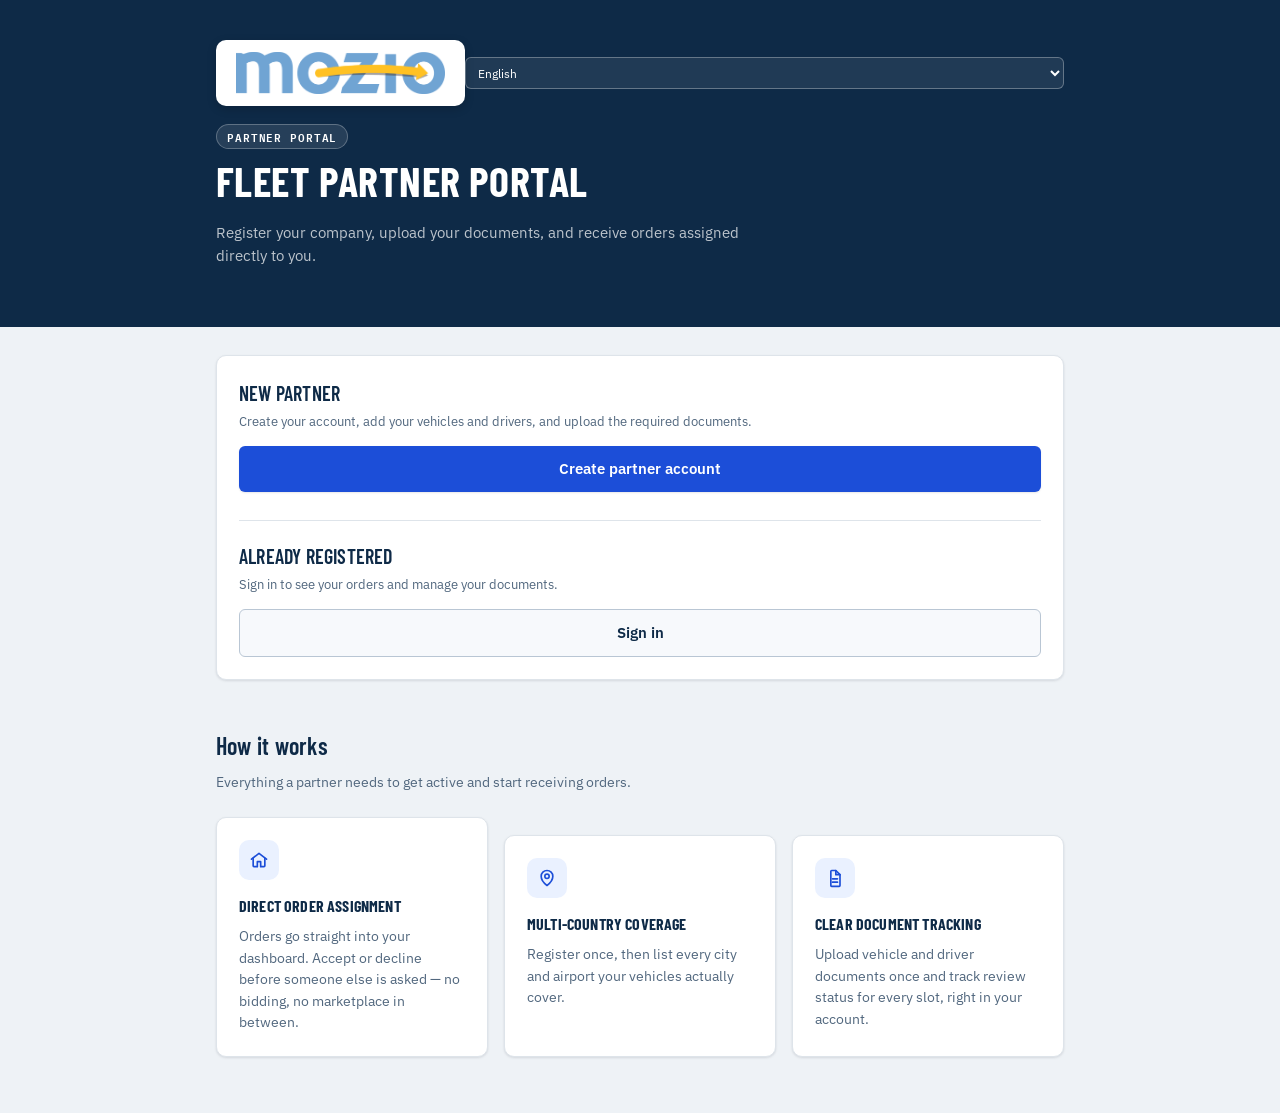
<file: index.html>
<!doctype html>
<html lang="en">
<head>
<meta charset="utf-8">
<meta name="viewport" content="width=device-width, initial-scale=1">
<title>Partner Portal</title>
<link rel="preconnect" href="https://fonts.googleapis.com">
<link rel="preconnect" href="https://fonts.gstatic.com" crossorigin>
<link rel="stylesheet" href="https://fonts.googleapis.com/css2?family=Barlow+Condensed:wght@600;700&family=IBM+Plex+Mono:wght@500&family=IBM+Plex+Sans:wght@400;500;600&family=Baloo+2:wght@700;800&display=swap">
<link rel="stylesheet" href="/assets/style.css">
<link rel="icon" href="data:image/svg+xml,%3Csvg xmlns='http://www.w3.org/2000/svg' viewBox='0 0 32 32'%3E%3Crect width='32' height='32' rx='7' fill='%2314202E'/%3E%3Ccircle cx='16' cy='16' r='9' fill='none' stroke='%23F2B705' stroke-width='2.4'/%3E%3Ccircle cx='16' cy='16' r='2.6' fill='%23F2B705'/%3E%3Cpath d='M16 7.4V12.6M16 19.4V24.6M7.4 16H12.6M19.4 16H24.6' stroke='%23F2B705' stroke-width='2.4' stroke-linecap='round'/%3E%3C/svg%3E">
</head>
<body>

<div class="hero-band">
  <div class="hero-inner">
    <div style="display:flex;justify-content:space-between;align-items:center;margin-bottom:18px;">
      <span class="brand-logo-badge"><img src="/assets/mozio-logo.png" alt="mozio"></span>
      <select id="langSwitch" style="min-height:32px;border-radius:6px;border:1px solid rgba(255,255,255,.3);background:rgba(255,255,255,.08);color:#fff;padding:4px 8px;font-size:12px;"></select>
    </div>
    <header class="head" style="margin-bottom:0;">
      <span class="eyebrow" data-i18n="home_eyebrow">Partner portal</span>
      <h1 data-i18n="home_title">Fleet Partner Portal</h1>
      <p class="lede" data-i18n="home_lede">Register your company, upload your documents, and receive orders assigned directly to you.</p>
    </header>
  </div>
</div>

<div class="wrap" style="padding-top:28px;">
  <section class="card">
    <div class="section" style="margin-top:0;padding-top:0;border-top:0;">
      <h2 data-i18n="home_new_title">New partner</h2>
      <p class="sub" data-i18n="home_new_sub">Create your account, add your vehicles and drivers, and upload the required documents.</p>
      <a class="btn" style="display:block;text-align:center;text-decoration:none;" href="/register.html" data-i18n="home_new_btn">Create partner account</a>
    </div>
    <div class="section">
      <h2 data-i18n="home_existing_title">Already registered</h2>
      <p class="sub" data-i18n="home_existing_sub">Sign in to see your orders and manage your documents.</p>
      <a class="btn" style="display:block;text-align:center;text-decoration:none;background:var(--surface-2);color:var(--ink);border:1px solid var(--line-strong);box-shadow:none;" href="/login.html" data-i18n="home_existing_btn">Sign in</a>
    </div>
  </section>

  <div class="feature-head" style="margin-top:48px;">
    <h2 style="text-transform:none;font-size:24px;" data-i18n="home_how_title">How it works</h2>
    <p class="sub" data-i18n="home_how_sub">Everything a partner needs to get active and start receiving orders.</p>
  </div>

  <div class="feature-grid">
    <div class="card feature-card">
      <div class="feature-icon">
        <svg width="20" height="20" viewBox="0 0 24 24" fill="none" stroke="currentColor" stroke-width="2" stroke-linecap="round" stroke-linejoin="round" aria-hidden="true"><path d="M3 11l9-7 9 7"/><path d="M5 10v9a1 1 0 0 0 1 1h4v-6h4v6h4a1 1 0 0 0 1-1v-9"/></svg>
      </div>
      <h3 data-i18n="home_f1_title">Direct order assignment</h3>
      <p data-i18n="home_f1_body">Orders go straight into your dashboard. Accept or decline before someone else is asked — no bidding, no marketplace in between.</p>
    </div>
    <div class="card feature-card">
      <div class="feature-icon">
        <svg width="20" height="20" viewBox="0 0 24 24" fill="none" stroke="currentColor" stroke-width="2" stroke-linecap="round" stroke-linejoin="round" aria-hidden="true"><path d="M12 21s-7-5.1-7-11a7 7 0 0 1 14 0c0 5.9-7 11-7 11Z"/><circle cx="12" cy="10" r="2.6"/></svg>
      </div>
      <h3 data-i18n="home_f2_title">Multi-country coverage</h3>
      <p data-i18n="home_f2_body">Register once, then list every city and airport your vehicles actually cover.</p>
    </div>
    <div class="card feature-card">
      <div class="feature-icon">
        <svg width="20" height="20" viewBox="0 0 24 24" fill="none" stroke="currentColor" stroke-width="2" stroke-linecap="round" stroke-linejoin="round" aria-hidden="true"><path d="M8 3h5l5 5v13a1 1 0 0 1-1 1H8a1 1 0 0 1-1-1V4a1 1 0 0 1 1-1Z"/><path d="M13 3v5h5"/><path d="M9 13h6M9 17h6"/></svg>
      </div>
      <h3 data-i18n="home_f3_title">Clear document tracking</h3>
      <p data-i18n="home_f3_body">Upload vehicle and driver documents once and track review status for every slot, right in your account.</p>
    </div>
  </div>
</div>

<script src="/assets/i18n.js"></script>
<script>
  I18N.renderLangSwitcher("langSwitch");
  I18N.apply(document);
</script>
</body>
</html>
</file>
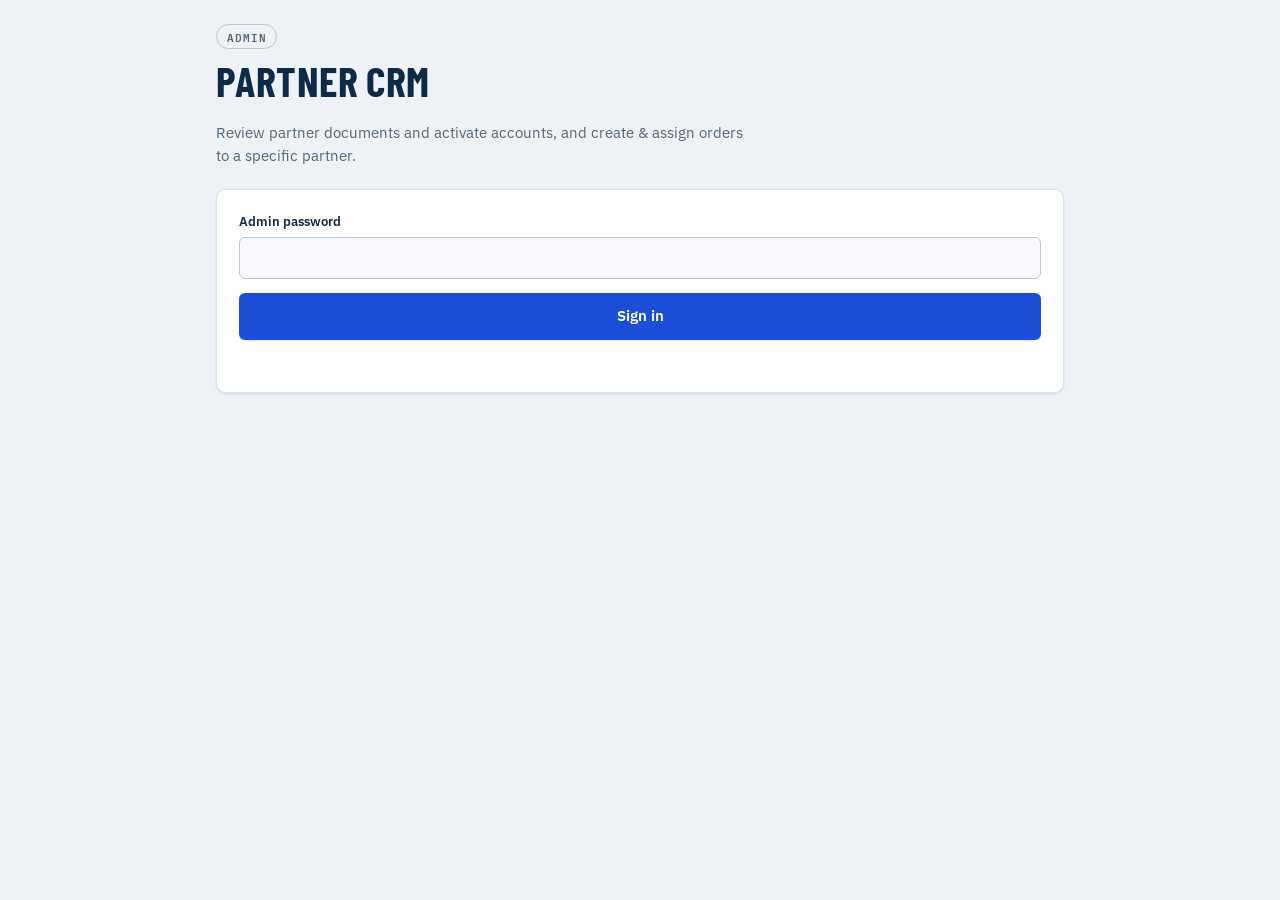
<file: admin.html>
<!doctype html>
<html lang="en">
<head>
<meta charset="utf-8">
<meta name="viewport" content="width=device-width, initial-scale=1">
<title>Partner CRM Admin</title>
<link rel="preconnect" href="https://fonts.googleapis.com">
<link rel="preconnect" href="https://fonts.gstatic.com" crossorigin>
<link rel="stylesheet" href="https://fonts.googleapis.com/css2?family=Barlow+Condensed:wght@600;700&family=IBM+Plex+Mono:wght@500&family=IBM+Plex+Sans:wght@400;500;600&family=Baloo+2:wght@700;800&display=swap">
<link rel="stylesheet" href="/assets/style.css">
<style>
  body { background: var(--bg); }

  /* ---------- dashboard shell ----------
     The sidebar stays put; only .dash-main scrolls — the shell itself never
     scrolls. This matches the partner dashboard, and it's also what keeps a
     document-approve/reject click from losing the page's scroll position: the
     window itself never scrolls, so there's nothing for the browser to reset
     when focus moves off the button being replaced. */
  .dash-shell { display: flex; flex-wrap: wrap; align-items: flex-start; height: 100vh; overflow: hidden; }
  .dash-sidebar {
    width: 240px; flex: 0 0 240px; background: linear-gradient(180deg, #0B2A63 0%, #081A4A 100%);
    padding: 24px 14px; display: flex; flex-direction: column; box-sizing: border-box; height: 100vh; overflow-y: auto;
  }
  .dash-brand { padding: 2px 10px 24px; }
  .dash-brand-name { font-family: var(--font-display); font-weight: 700; font-size: 20px; line-height: 1.12; text-transform: none; color: #fff; }
  .dash-brand-sub { font-size: 11px; color: rgba(255,255,255,.5); margin-top: 6px; letter-spacing: .04em; text-transform: uppercase; }
  .dash-nav { display: flex; flex-direction: column; gap: 3px; }
  .dash-nav .tab {
    border: 0; background: transparent; border-radius: 8px; min-height: auto;
    padding: 10px 12px; width: 100%; text-align: left; display: flex; align-items: center; gap: 11px;
    font-size: 14px; font-weight: 500; color: rgba(255,255,255,.65);
  }
  .dash-nav .tab:hover { background: rgba(255,255,255,.08); }
  .dash-nav .tab[aria-pressed="true"] { background: rgba(255,255,255,.1); color: #fff; font-weight: 700; }
  .dash-nav svg { flex: none; }
  .dash-sidebar-foot {
    margin-top: auto; padding: 14px 10px 2px; border-top: 1px solid rgba(255,255,255,.14);
    display: flex; align-items: center; gap: 10px; font-size: 13px; color: rgba(255,255,255,.6);
  }
  .dash-avatar {
    width: 28px; height: 28px; border-radius: 999px; background: rgba(255,255,255,.12); color: #fff;
    display: flex; align-items: center; justify-content: center; font-weight: 700; font-size: 13px;
    font-family: var(--font-display);
  }
  .dash-main { flex: 999 1 560px; min-width: 0; height: 100vh; overflow-y: auto; padding: 28px 32px 56px; box-sizing: border-box; }
  .dash-pagehead { margin-bottom: 20px; }
  .dash-pagehead h1 { font-size: 28px; text-transform: none; color: var(--ink); }
  .dash-pagehead .sub { color: var(--ink-2); font-size: 14px; margin-top: 4px; max-width: 70ch; }

  /* ---------- stat cards ---------- */
  .stat-grid { display: grid; grid-template-columns: repeat(5, minmax(0,1fr)); gap: 12px; margin-bottom: 22px; }
  .stat-card { padding: 16px 18px; }
  .stat-label { font-size: 12px; color: var(--ink-2); font-weight: 600; }
  .stat-value { font-size: 26px; font-weight: 600; margin-top: 6px; }
  @media (max-width: 900px) { .stat-grid { grid-template-columns: repeat(3, minmax(0,1fr)); } }
  @media (max-width: 560px) { .stat-grid { grid-template-columns: repeat(2, minmax(0,1fr)); } }

  /* ---------- toolbar ---------- */
  .toolbar { display: flex; flex-wrap: wrap; gap: 8px; align-items: center; margin-bottom: 14px; }
  .toolbar select, .toolbar input { min-height: 38px; border-radius: 6px; border: 1px solid var(--line-strong); background: var(--surface); padding: 6px 10px; }
  .toolbar-field { display: flex; flex-direction: column; gap: 3px; font-size: 12px; color: var(--ink-2); }
  .toolbar-field input { min-height: 36px; }
  .tab-count { display: inline-flex; align-items: center; justify-content: center; min-width: 18px; height: 18px; padding: 0 5px; border-radius: 999px; background: rgba(0,0,0,.08); font-size: 11px; margin-left: 2px; font-family: var(--font-mono); }
  .tab[aria-pressed="true"] .tab-count { background: rgba(0,0,0,.08); }

  /* partner country tabs: calmer accent-tinted active state, no icons, wraps to multiple rows if there are many countries */
  #partnerCountryTabs.tabs { gap: 6px; margin-bottom: 14px; }
  #partnerCountryTabs .tab { border-radius: 10px; min-height: auto; padding: 7px 12px; color: var(--ink-2); font-size: 12.5px; }
  #partnerCountryTabs .tab[aria-pressed="true"] { background: var(--accent-soft); color: var(--focus); border-color: var(--focus); }
  #partnerCountryTabs .tab .tab-count { background: var(--surface-2); color: var(--ink-2); }
  #partnerCountryTabs .tab[aria-pressed="true"] .tab-count { background: rgba(28,78,216,.14); color: var(--focus); }

  /* ---------- data table ---------- */
  .table-card { padding: 4px 0 2px; overflow-x: auto; }
  .data-table { width: 100%; border-collapse: collapse; min-width: 640px; }
  .data-table th { text-align: left; font-size: 11px; text-transform: uppercase; letter-spacing: .05em; color: var(--ink-2); font-weight: 600; padding: 0 14px 10px; white-space: nowrap; }
  .data-table th:first-child, .data-table td:first-child { padding-left: 18px; }
  .data-table td { padding: 13px 14px; font-size: 14px; border-top: 1px solid var(--line); vertical-align: middle; }
  .data-row { cursor: pointer; }
  .data-row:hover td { background: var(--surface-2); }
  .mono { font-family: var(--font-mono); }
  .col-main { font-weight: 600; }
  .col-chev { color: var(--line-strong); text-align: right; padding-right: 18px !important; width: 20px; }
  .empty-cell { padding: 18px; color: var(--ink-2); border-top: 1px solid var(--line); }
  .detail-cell { padding: 0 !important; border-top: 0 !important; }

  .detail { margin: 0 14px 12px; padding: 16px 18px; border-radius: 10px; background: var(--surface-2); border: 1px solid var(--line); display: none; }
  .detail.open { display: block; }
  .block { margin-top: 12px; padding-top: 12px; border-top: 1px dashed var(--line); }
  .block:first-of-type { margin-top: 0; padding-top: 0; border-top: 0; }
  .block-title { font-weight: 600; margin-bottom: 6px; font-size: 13px; }
  .docrow { display: flex; justify-content: space-between; align-items: center; gap: 10px; padding: 6px 0; border-top: 1px solid var(--line); flex-wrap: wrap; font-size: 13px; }
  .docrow:first-child { border-top: 0; }
  .docrow-main a { color: var(--focus); }
  .docrow-actions { display: flex; gap: 6px; }
  .minibtn { border: 1px solid var(--line-strong); background: var(--surface); border-radius: 6px; padding: 6px 10px; min-height: 32px; cursor: pointer; font-weight: 600; font-size: 12px; }
  .minibtn.good { background: var(--good); color: #fff; border-color: var(--good); }
  .minibtn.crit { background: var(--crit); color: #fff; border-color: var(--crit); }
  .minibtn.ghost-crit { background: var(--surface); color: var(--crit); border-color: var(--crit-bg); }
  .linkbtn-crit { background: none; border: 0; padding: 4px 2px; cursor: pointer; font-size: 11px; color: var(--ink-2); text-decoration: underline; }
  .linkbtn-crit:hover { color: var(--crit); }

  .panel { display: none; }
  .panel.active { display: block; }
  .addform { display: flex; gap: 8px; flex-wrap: wrap; align-items: flex-end; margin-bottom: 4px; }
  .addform .field { margin-bottom: 0; min-width: 140px; flex: 1 1 140px; }

  @media (max-width: 860px) {
    /* Below this width the sidebar becomes a horizontal top bar, so the page scrolls as a whole again. */
    .dash-shell { height: auto; overflow: visible; }
    .dash-sidebar { width: 100%; flex: 1 1 100%; height: auto; overflow-y: visible; flex-direction: row; overflow-x: auto; align-items: center; }
    .dash-brand { padding: 2px 12px; }
    .dash-nav { flex-direction: row; }
    .dash-sidebar-foot { display: none; }
    .dash-main { height: auto; overflow-y: visible; padding: 22px 16px 48px; }
  }

  @media print {
    .dash-sidebar, .toolbar, #gate { display: none !important; }
    .dash-shell, .dash-main { height: auto !important; overflow: visible !important; }
    .dash-main { padding: 0; }
    .panel { display: none !important; }
    .panel.active { display: block !important; }
  }

  /* ---------- pagination bar (assets/paginate.js renders this markup) ---------- */
  .pager { display: flex; align-items: center; justify-content: center; gap: 14px; margin-top: 10px; padding-bottom: 6px; }
  .pager-label { font-size: 12.5px; color: var(--ink-2); font-weight: 600; }

  /* ---------- invoice status / billing / contract / trial-simulate (partner detail) ---------- */
  .badge-generated { background: var(--surface-2); color: var(--ink-2); border: 1px solid var(--line-strong); }
  .badge-sent { background: var(--accent-soft); color: var(--accent); }
  .badge-received { background: var(--accent-soft); color: var(--accent); border: 1px solid var(--accent); }
  .badge-processing { background: #FDF0CC; color: #7A5B00; }
  .badge-paid { background: var(--good-bg); color: var(--good); }
  .toggle-switch { position: relative; display: inline-block; width: 40px; height: 22px; flex: none; }
  .toggle-switch input { opacity: 0; width: 0; height: 0; }
  .toggle-switch .slider { position: absolute; inset: 0; background: var(--line-strong); border-radius: 999px; cursor: pointer; transition: background .15s; }
  .toggle-switch .slider:before { content: ""; position: absolute; width: 16px; height: 16px; left: 3px; top: 3px; background: #fff; border-radius: 999px; transition: transform .15s; }
  .toggle-switch input:checked + .slider { background: var(--accent-warm); }
  .toggle-switch input:checked + .slider:before { transform: translateX(18px); }

  /* ---------- copy-to-clipboard buttons (order #, admin #, passenger name/phone) ---------- */
  .copyable { display: inline-flex; align-items: center; gap: 6px; }
  .copy-btn {
    border: 1px solid var(--line-strong); background: var(--surface); color: var(--ink-2);
    border-radius: 6px; width: 20px; height: 20px; display: inline-flex; align-items: center; justify-content: center;
    cursor: pointer; flex: none; padding: 0; vertical-align: -4px;
  }
  .copy-btn:hover { border-color: var(--accent); color: var(--accent); }
  .copy-btn.copied { border-color: var(--good); color: var(--good); }
  .copy-feedback { font-size: 11px; color: var(--good); font-weight: 600; opacity: 0; transition: opacity .15s; margin-left: 2px; }
  .copy-feedback.show { opacity: 1; }

  /* ---------- order detail quick-copy grid ---------- */
  .dt-grid { display: grid; grid-template-columns: repeat(2, minmax(0,1fr)); gap: 12px 20px; }
  @media (max-width: 640px) { .dt-grid { grid-template-columns: 1fr; } }
  .dt-label { font-size: 11px; text-transform: uppercase; letter-spacing: .04em; color: var(--ink-2); font-weight: 600; margin-bottom: 3px; }
  .dt-val { font-size: 14px; font-weight: 600; display: flex; align-items: center; gap: 6px; min-width: 0; overflow-wrap: anywhere; }

  /* ---------- admin-only field (Admin # on create/edit order, and its badge wherever it's shown) ---------- */
  .admin-field input { background: #FFF9E8; border-color: var(--warn-border); }
  .tag {
    display: inline-block; font-size: 10px; font-weight: 700; text-transform: uppercase; letter-spacing: .03em;
    color: var(--warn-ink); background: var(--warn-bg); border: 1px solid var(--warn-border);
    border-radius: 5px; padding: 1px 6px; margin-left: 4px; vertical-align: 1px;
  }

  .col-check { width: 36px; padding-right: 0 !important; }
  .col-check input, th.col-check input { width: 16px; height: 16px; accent-color: var(--accent); cursor: pointer; }
  .badge-draft { background: var(--surface-2); color: var(--ink-2); border: 1px solid var(--line-strong); }
</style>
</head>
<body>

<div class="wrap" id="gate">
  <header class="head">
    <span class="eyebrow">Admin</span>
    <h1>Partner CRM</h1>
    <p class="lede">Review partner documents and activate accounts, and create &amp; assign orders to a specific partner.</p>
  </header>

  <section class="card" id="gateCard">
    <div class="field">
      <label for="secret">Admin password</label>
      <input type="text" id="secret" autocomplete="off">
    </div>
    <button type="button" class="btn" id="unlock">Sign in</button>
    <p class="status err" id="gateStatus"></p>
  </section>
</div>

<div class="dash-shell" id="panelsWrap" hidden>
  <aside class="dash-sidebar">
    <div class="dash-brand">
      <span class="brand-logo-badge brand-logo-badge-sm" style="margin-bottom:12px;"><img src="/assets/mozio-logo.png" alt="mozio"></span>
      <div class="dash-brand-name">Admin</div>
      <div class="dash-brand-sub">Partner Portal</div>
    </div>

    <nav class="dash-nav" id="mainTabs">
      <button type="button" class="tab" data-tab="orders" aria-pressed="true">
        <svg width="17" height="17" viewBox="0 0 20 20" fill="currentColor" aria-hidden="true"><path d="M3.3 12.2c0-.5.15-1 .45-1.4l1.7-2.5c.45-.95 1.4-1.55 2.45-1.55h4.2c1.05 0 2 .6 2.45 1.55l1.7 2.5c.3.4.45.9.45 1.4V15a1 1 0 0 1-1 1h-.6a1 1 0 0 1-1-.9l-.05-.5H6l-.05.5a1 1 0 0 1-1 .9H4.3a1 1 0 0 1-1-1v-2.8Z"/></svg>
        Orders
      </button>
      <button type="button" class="tab" data-tab="create-order" aria-pressed="false">
        <svg width="17" height="17" viewBox="0 0 20 20" fill="none" stroke="currentColor" stroke-width="1.6" stroke-linecap="round" stroke-linejoin="round" aria-hidden="true"><path d="M10 4v12M4 10h12"/></svg>
        Create Order
      </button>
      <button type="button" class="tab" data-tab="partners" aria-pressed="false">
        <svg width="17" height="17" viewBox="0 0 20 20" fill="currentColor" aria-hidden="true"><circle cx="10" cy="6.6" r="3.6"/><path d="M3 17c0-4 3-6.4 7-6.4s7 2.4 7 6.4"/></svg>
        Partners
      </button>
      <button type="button" class="tab" data-tab="finance" aria-pressed="false">
        <svg width="17" height="17" viewBox="0 0 20 20" fill="none" stroke="currentColor" stroke-width="1.6" stroke-linecap="round" stroke-linejoin="round" aria-hidden="true"><path d="M3 15.5 7.5 10l3 3 6-6.5"/><path d="M12.5 6h4v4"/></svg>
        Finance
      </button>
      <button type="button" class="tab" data-tab="passengers" aria-pressed="false">
        <svg width="17" height="17" viewBox="0 0 20 20" fill="none" stroke="currentColor" stroke-width="1.6" stroke-linecap="round" stroke-linejoin="round" aria-hidden="true"><path d="M10 2 3 6v5c0 4 3 6.5 7 7 4-.5 7-3 7-7V6l-7-4Z"/></svg>
        Passengers
      </button>
    </nav>

    <div class="dash-sidebar-foot">
      <div class="dash-avatar">A</div>
      <div>Admin</div>
    </div>
  </aside>

  <main class="dash-main">

    <section class="panel" id="panel-partners">
      <div id="partnersListView">
        <div class="dash-pagehead">
          <h1>Partners</h1>
          <p class="sub">Review documents and manage partner accounts</p>
        </div>

        <div class="tabs" role="tablist" id="partnerCountryTabs"></div>

        <div class="toolbar">
          <input type="text" id="fPartnerSearch" placeholder="Search company, email or account ID">
          <select id="fStatus">
            <option value="">All statuses</option>
            <option value="pending">Pending review</option>
            <option value="active">Active</option>
            <option value="blocked">Blocked</option>
          </select>
          <select id="fTrialState">
            <option value="">All trial states</option>
            <option value="not_started">Not started</option>
            <option value="active">Active</option>
            <option value="ending">Ending soon</option>
            <option value="ended">Ended</option>
          </select>
          <select id="fOrganization">
            <option value="">All organizations</option>
            <option value="ShuttleDirect">ShuttleDirect</option>
            <option value="Mozio">Mozio</option>
            <option value="__none__">Unassigned</option>
          </select>
        </div>
        <p class="status" id="partnersStatus"></p>

        <div class="card table-card">
          <table class="data-table">
            <thead>
              <tr><th>Company</th><th>Email</th><th>Country</th><th>Registered</th><th>Status</th><th>Trial</th><th>Organization</th><th></th></tr>
            </thead>
            <tbody id="partnersList"></tbody>
          </table>
          <div id="partnersPager"></div>
        </div>
      </div>

      <div id="partnerDetailView" hidden>
        <button type="button" class="minibtn" id="pdBack" style="margin-bottom:18px;">&larr; Back</button>
        <div class="dash-pagehead" style="display:flex;align-items:center;justify-content:space-between;flex-wrap:wrap;gap:10px;">
          <h1 id="pdTitle">Partner</h1>
          <span id="pdStatusBadge"></span>
        </div>
        <div id="pdBody" class="card"></div>
      </div>
    </section>

    <section class="panel" id="panel-finance">
      <div class="dash-pagehead">
        <h1>Finance</h1>
        <p class="sub">Completed trips and earnings across all partners. Every completed order (including confirmed no-shows) counts here automatically.</p>
      </div>

      <div class="toolbar">
        <select id="finPartner"><option value="">All partners</option></select>
        <label class="toolbar-field">From <input type="date" id="finDateFrom"></label>
        <label class="toolbar-field">To <input type="date" id="finDateTo"></label>
        <div style="flex:1;"></div>
        <div style="display:flex;gap:8px;">
          <button type="button" class="minibtn" id="finExportBtn">
            <svg width="14" height="14" viewBox="0 0 20 20" fill="none" stroke="currentColor" stroke-width="1.6" stroke-linecap="round" stroke-linejoin="round" aria-hidden="true" style="margin-right:6px;vertical-align:-2px;"><path d="M10 4v9M6.5 9.5 10 13l3.5-3.5"/><path d="M4 14v1.5A1.5 1.5 0 0 0 5.5 17h9a1.5 1.5 0 0 0 1.5-1.5V14"/></svg>
            Export CSV
          </button>
          <button type="button" class="minibtn" id="finPrintBtn">
            <svg width="14" height="14" viewBox="0 0 20 20" fill="none" stroke="currentColor" stroke-width="1.6" stroke-linecap="round" stroke-linejoin="round" aria-hidden="true" style="margin-right:6px;vertical-align:-2px;"><path d="M6 8V3h8v5M6 17h8v-4H6v4Z"/><path d="M4 8h12a1 1 0 0 1 1 1v4h-2M5 13H3V9a1 1 0 0 1 1-1Z"/></svg>
            Print
          </button>
        </div>
      </div>

      <div class="stat-grid" id="finStatGrid"></div>

      <div class="card table-card">
        <table class="data-table">
          <thead>
            <tr><th>Partner</th><th>Order #</th><th>Date</th><th>Route</th><th>Price</th></tr>
          </thead>
          <tbody id="financeList"></tbody>
        </table>
        <div id="financePager"></div>
      </div>
    </section>

    <section class="panel active" id="panel-orders">
     <div id="ordersListView">
      <div class="dash-pagehead">
        <h1>Orders</h1>
        <p class="sub">All orders across all partners</p>
      </div>

      <div id="ordersNormalView">
        <div class="stat-grid">
          <div class="card stat-card"><div class="stat-label">Not accepted</div><div class="stat-value mono" id="statOffered">0</div></div>
          <div class="card stat-card"><div class="stat-label">In progress</div><div class="stat-value mono" id="statAccepted">0</div></div>
          <div class="card stat-card"><div class="stat-label">Completed</div><div class="stat-value mono" id="statCompleted">0</div></div>
          <div class="card stat-card"><div class="stat-label">Declined / cancelled</div><div class="stat-value mono" id="statClosed">0</div></div>
          <div class="card stat-card"><div class="stat-label">Customer no-show</div><div class="stat-value mono" id="statNoShow">0</div></div>
        </div>

        <div class="tabs" role="tablist" id="orderTabs">
          <button type="button" class="tab" data-order-tab="today" aria-pressed="false">Today <span class="tab-count" id="countToday"></span></button>
          <button type="button" class="tab" data-order-tab="offered" aria-pressed="true">Not accepted <span class="tab-count" id="countOffered"></span></button>
          <button type="button" class="tab" data-order-tab="accepted" aria-pressed="false">In progress <span class="tab-count" id="countAccepted"></span></button>
          <button type="button" class="tab" data-order-tab="completed" aria-pressed="false">Completed <span class="tab-count" id="countCompleted"></span></button>
          <button type="button" class="tab" data-order-tab="closed" aria-pressed="false">Declined / cancelled <span class="tab-count" id="countClosed"></span></button>
          <button type="button" class="tab" data-order-tab="no_show" aria-pressed="false">Customer no-show <span class="tab-count" id="countNoShow"></span></button>
        </div>
        <div class="toolbar">
          <select id="fOrderPartner"><option value="">All partners</option></select>
          <input type="text" id="fOrderSearch" placeholder="Search order #, route or partner">
          <label class="toolbar-field">From <input type="date" id="fDateFrom"></label>
          <label class="toolbar-field">To <input type="date" id="fDateTo"></label>
          <select id="fSort">
            <option value="asc">Date: soonest first</option>
            <option value="desc">Date: latest first</option>
          </select>
        </div>
        <p class="status" id="ordersStatus"></p>

        <div class="card table-card">
          <table class="data-table">
            <thead>
              <tr><th>Order #</th><th>Admin #</th><th>Partner</th><th>Route</th><th>Date &amp; time</th><th>Price</th><th>Status</th><th></th></tr>
            </thead>
            <tbody id="ordersList"></tbody>
          </table>
          <div id="ordersPager"></div>
        </div>
      </div>
     </div>

      <div id="orderDetailView" hidden>
        <button type="button" class="minibtn" id="odBack" style="margin-bottom:18px;">&larr; Back</button>
        <div class="dash-pagehead" style="display:flex;align-items:center;justify-content:space-between;flex-wrap:wrap;gap:10px;">
          <h1 id="odTitle">Order</h1>
          <span id="odStatusBadge"></span>
        </div>
        <div id="odBody" class="card"></div>
      </div>
    </section>

    <section class="panel" id="panel-create-order">
      <div class="dash-pagehead">
        <h1>Create Order</h1>
        <p class="sub">Create a new order and assign it to a partner, or save it as a draft to send later.</p>
      </div>

      <div class="card">
        <div class="addform">
          <div class="field" style="min-width:140px;flex:1 1 140px;"><label for="opPartner">Partner</label><select id="opPartner"></select></div>
          <div class="field admin-field" style="min-width:110px;flex:1 1 110px;"><label for="opAdminNumber">Admin # <span class="tag">Admin only</span></label><input type="text" id="opAdminNumber" placeholder="e.g. A-104"></div>
          <div class="field" style="flex:1 1 180px;"><label for="opOrderNumber">Order number <span class="hint">auto-generated, editable</span></label><input type="text" id="opOrderNumber" placeholder="e.g. 17082563-1"></div>
        </div>
        <div id="opPriceListLink" style="margin-top:10px;"></div>
      </div>

      <div class="card" style="border-left:4px solid var(--accent);">
        <div style="display:flex;gap:12px;">
          <div class="route-track" style="padding-top:22px;">
            <div class="route-dot"></div>
            <div class="route-dotted" style="min-height:70px;"></div>
            <div class="route-dot end"></div>
          </div>
          <div style="flex:1;">
            <div class="field"><label for="opPickup">Pickup</label><input type="text" id="opPickup"></div>
            <div class="addform" style="margin-top:8px;">
              <div class="field"><label for="opFlight">Flight number <span class="hint">optional</span></label><input type="text" id="opFlight"></div>
              <div class="field"><label for="opFlightTime">Flight arrival <span class="hint">optional</span></label><input type="time" id="opFlightTime"></div>
            </div>
            <div class="field" style="margin-top:16px;"><label for="opDropoff">Dropoff</label><input type="text" id="opDropoff"></div>
          </div>
        </div>
      </div>

      <div class="card">
        <div class="addform">
          <div class="field"><label for="opDate">Date</label><input type="date" id="opDate"></div>
          <div class="field"><label for="opTime">Pickup time</label><input type="time" id="opTime"></div>
          <div class="field"><label for="opBuffer">Waiting time <span class="hint">minutes</span></label><input type="text" id="opBuffer" inputmode="numeric" placeholder="e.g. 60"></div>
          <div class="field"><label for="opVehicleType">Vehicle type</label><select id="opVehicleType"></select></div>
          <div class="field"><label for="opVehiclesNeeded">Vehicles needed</label><input type="number" id="opVehiclesNeeded" min="1" max="20" value="1"></div>
        </div>
      </div>

      <div class="card">
        <h2 style="font-size:16px;font-weight:600;margin-bottom:4px;text-transform:none;">Passenger</h2>
        <div class="icon-row">
          <div class="icon-dot"><svg width="13" height="13" viewBox="0 0 20 20" fill="currentColor" aria-hidden="true"><circle cx="10" cy="7" r="3.2"/><path d="M4 17c0-3.3 2.7-6 6-6s6 2.7 6 6"/></svg></div>
          <div style="flex:1;display:flex;flex-direction:column;gap:12px;">
            <div class="field" style="margin-bottom:0;"><label for="opPassengerName">Passenger name</label><input type="text" id="opPassengerName"></div>
            <div class="field" style="margin-bottom:0;"><label for="opPassengerPhone">Passenger phone</label><input type="text" id="opPassengerPhone"></div>
          </div>
        </div>
      </div>

      <div class="card">
        <h2 style="font-size:16px;font-weight:600;margin-bottom:4px;text-transform:none;">Passengers &amp; luggage</h2>
        <div class="icon-row">
          <div class="icon-dot"><svg width="13" height="13" viewBox="0 0 20 20" fill="currentColor" aria-hidden="true"><path d="M10 2 3 6v5c0 4 3 6.5 7 7 4-.5 7-3 7-7V6l-7-4Z"/></svg></div>
          <div style="flex:1;display:flex;flex-direction:column;gap:12px;">
            <div class="field" style="margin-bottom:0;"><label for="opPassengers">Passengers</label><input type="text" id="opPassengers" inputmode="numeric"></div>
            <div class="field" style="margin-bottom:0;"><label for="opLuggage">Luggage <span class="hint">optional</span></label><input type="text" id="opLuggage" inputmode="numeric"></div>
          </div>
        </div>
      </div>

      <div class="card">
        <div class="field" style="margin-bottom:0;"><label for="opMeetGreet">Meet &amp; greet <span class="hint">optional</span></label><input type="text" id="opMeetGreet" placeholder="e.g. Meet at arrival hall with name sign"></div>
        <div class="field" style="margin-top:14px;margin-bottom:0;"><label for="opNotes">Additional instructions <span class="hint">optional</span></label><input type="text" id="opNotes"></div>
      </div>

      <div class="card">
        <h2 style="font-size:16px;font-weight:600;margin-bottom:4px;text-transform:none;">Price</h2>
        <div class="icon-row">
          <div class="icon-dot"><svg width="13" height="13" viewBox="0 0 20 20" fill="none" stroke="currentColor" stroke-width="1.4" aria-hidden="true"><rect x="2" y="5" width="16" height="10" rx="2"/><circle cx="10" cy="10" r="2.1" fill="currentColor" stroke="none"/></svg></div>
          <div style="flex:1;display:flex;flex-direction:column;gap:12px;">
            <div class="field" style="margin-bottom:0;"><label for="opPrice">Price</label><input type="text" id="opPrice" inputmode="decimal"></div>
            <div class="field" style="margin-bottom:0;"><label for="opCurrency">Currency</label>
              <select id="opCurrency">
                <option value="EUR">EUR — Euro (€)</option>
                <option value="USD">USD — Dollar ($)</option>
                <option value="GBP">GBP — Pound (£)</option>
              </select>
            </div>
          </div>
        </div>
      </div>

      <div class="addform" style="margin-top:14px;gap:10px;">
        <button type="button" class="minibtn good" id="createOrderBtn" style="flex:1 1 200px;min-width:200px;margin-bottom:0;">Create and send</button>
        <button type="button" class="minibtn" id="createDraftBtn" style="flex:1 1 200px;min-width:200px;margin-bottom:0;">Create draft</button>
      </div>
      <p class="sub" style="margin-top:8px;">"Create and send" works as before — the partner sees it right away. "Create draft" saves the same order but keeps it hidden from the partner until you send it.</p>
      <p class="status" id="createOrderStatus" style="margin-bottom:18px;"></p>

      <div style="margin-bottom:14px;">
        <h2 style="margin-bottom:4px;">Drafts <span class="tab-count" id="countDrafts"></span></h2>
        <p class="sub" style="margin:0;">Drafts are not visible to the partner anywhere — not in their order list, not in their counts. Select the ones you want to release and send them together.</p>
      </div>
      <div class="toolbar">
        <button type="button" class="minibtn good" id="sendDraftsBtn" disabled>Select drafts to send</button>
        <p class="status" id="draftsSendStatus"></p>
      </div>
      <div class="card table-card">
        <table class="data-table">
          <thead>
            <tr><th class="col-check"><input type="checkbox" id="draftsSelectAll"></th><th>Order #</th><th>Admin #</th><th>Partner</th><th>Route</th><th>Date &amp; time</th><th>Price</th><th></th></tr>
          </thead>
          <tbody id="draftsList"></tbody>
        </table>
      </div>
    </section>

    <section class="panel" id="panel-passengers">
      <div class="dash-pagehead">
        <h1>Passengers</h1>
        <p class="sub">Every passenger from every order, across all partners</p>
      </div>

      <div class="toolbar">
        <select id="fPassengerCity"><option value="">All cities</option></select>
        <label class="toolbar-field">From <input type="date" id="fPassengerFrom"></label>
        <label class="toolbar-field">To <input type="date" id="fPassengerTo"></label>
        <button type="button" class="minibtn" id="passengersClearBtn">Clear filters</button>
        <div style="flex:1;"></div>
        <a href="#" id="passengersExportLink" class="minibtn" target="_blank" rel="noopener">
          <svg width="14" height="14" viewBox="0 0 20 20" fill="none" stroke="currentColor" stroke-width="1.6" stroke-linecap="round" stroke-linejoin="round" aria-hidden="true" style="margin-right:6px;vertical-align:-2px;"><path d="M10 4v9M6.5 9.5 10 13l3.5-3.5"/><path d="M4 14v1.5A1.5 1.5 0 0 0 5.5 17h9a1.5 1.5 0 0 0 1.5-1.5V14"/></svg>
          Export to XLS
        </a>
      </div>
      <p class="status" id="passengersStatus"></p>

      <div class="card table-card">
        <table class="data-table">
          <thead>
            <tr><th>Name</th><th>Phone</th><th>City</th><th>Trip date</th><th>Order</th></tr>
          </thead>
          <tbody id="passengersList"></tbody>
        </table>
        <div id="passengersPager"></div>
      </div>
    </section>
  </main>
</div>

<script src="/assets/order-defs.js"></script>
<script src="/assets/city-codes.js"></script>
<script src="/assets/trial.js"></script>
<script src="/assets/paginate.js"></script>
<script src="/assets/admin.js"></script>
</body>
</html>
</file>
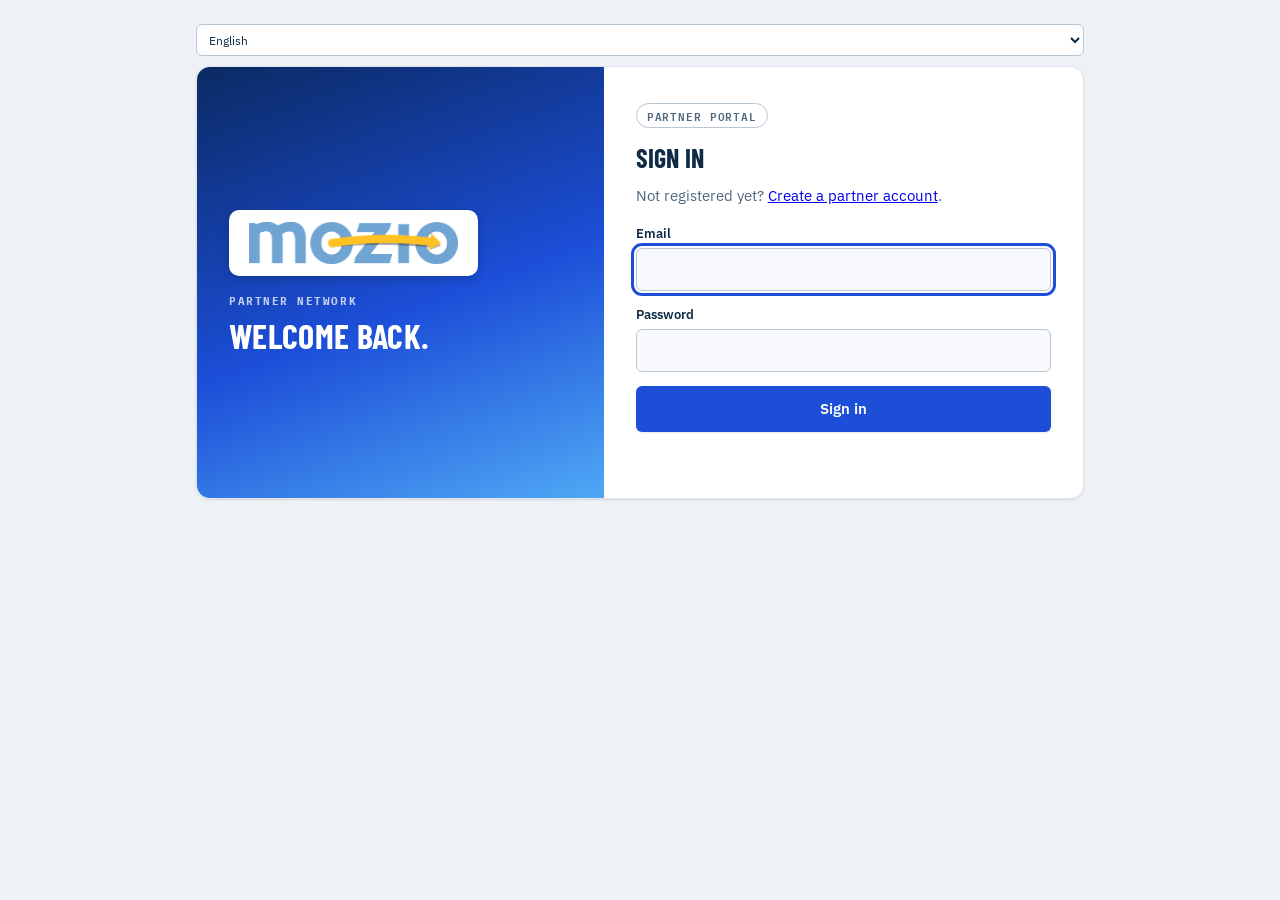
<file: login.html>
<!doctype html>
<html lang="en">
<head>
<meta charset="utf-8">
<meta name="viewport" content="width=device-width, initial-scale=1">
<title>Partner Login</title>
<link rel="preconnect" href="https://fonts.googleapis.com">
<link rel="preconnect" href="https://fonts.gstatic.com" crossorigin>
<link rel="stylesheet" href="https://fonts.googleapis.com/css2?family=Barlow+Condensed:wght@600;700&family=IBM+Plex+Mono:wght@500&family=IBM+Plex+Sans:wght@400;500;600&family=Baloo+2:wght@700;800&display=swap">
<link rel="stylesheet" href="/assets/style.css">
<link rel="icon" href="data:image/svg+xml,%3Csvg xmlns='http://www.w3.org/2000/svg' viewBox='0 0 32 32'%3E%3Crect width='32' height='32' rx='7' fill='%2314202E'/%3E%3Ccircle cx='16' cy='16' r='9' fill='none' stroke='%23F2B705' stroke-width='2.4'/%3E%3Ccircle cx='16' cy='16' r='2.6' fill='%23F2B705'/%3E%3Cpath d='M16 7.4V12.6M16 19.4V24.6M7.4 16H12.6M19.4 16H24.6' stroke='%23F2B705' stroke-width='2.4' stroke-linecap='round'/%3E%3C/svg%3E">
<style>
  .auth-wrap { max-width: 920px; }
</style>
</head>
<body>

<div class="wrap auth-wrap">
  <div style="display:flex;justify-content:flex-end;margin-bottom:10px;">
    <select id="langSwitch" style="min-height:32px;border-radius:6px;border:1px solid var(--line-strong);background:var(--surface);padding:4px 8px;font-size:12px;"></select>
  </div>

  <div class="auth-frame">
    <div class="auth-hero" style="justify-content:center;">
      <div>
        <span class="brand-logo-badge" style="margin-bottom:18px;"><img src="/assets/mozio-logo.png" alt="mozio"></span>
        <p class="auth-eyebrow" data-i18n="login_hero_eyebrow">Partner network</p>
        <h3 class="auth-headline" data-i18n="login_hero_headline">Welcome back.</h3>
      </div>
    </div>

    <div class="auth-form-panel">
      <header class="head" style="margin-bottom:16px;">
        <span class="eyebrow" data-i18n="login_eyebrow">Partner portal</span>
        <h1 data-i18n="login_title">Sign in</h1>
        <p class="lede" style="margin-top:8px;"><span data-i18n="login_lede_pre">Not registered yet? </span><a href="/register.html" data-i18n="login_lede_link">Create a partner account</a><span data-i18n="login_lede_post">.</span></p>
      </header>

      <form id="loginForm" novalidate style="margin-top:auto;">
        <div class="field">
          <label for="email" data-i18n="login_email">Email</label>
          <input type="email" id="email" autocomplete="email" autofocus required>
        </div>
        <div class="field">
          <label for="password" data-i18n="login_password">Password</label>
          <input type="password" id="password" autocomplete="current-password" required>
        </div>
        <button type="submit" class="btn" id="loginBtn" data-i18n="login_btn">Sign in</button>
        <p class="status" id="status" role="status" aria-live="polite"></p>
      </form>
    </div>
  </div>
</div>

<script src="/assets/i18n.js"></script>
<script src="/assets/login.js"></script>
<script>
  I18N.renderLangSwitcher("langSwitch");
  I18N.apply(document);
</script>
</body>
</html>
</file>
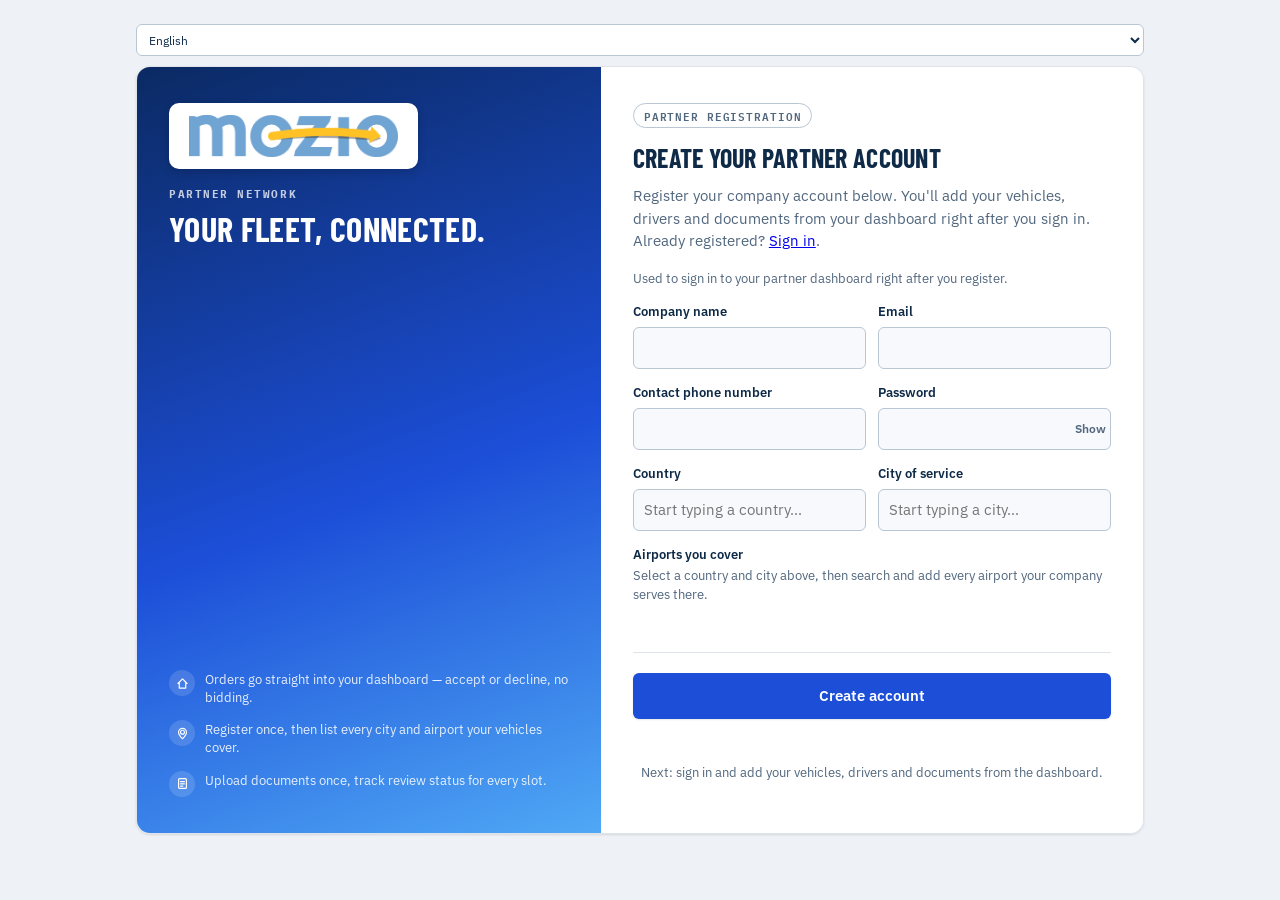
<file: register.html>
<!doctype html>
<html lang="en">
<head>
<meta charset="utf-8">
<meta name="viewport" content="width=device-width, initial-scale=1">
<title>Partner Registration</title>
<link rel="preconnect" href="https://fonts.googleapis.com">
<link rel="preconnect" href="https://fonts.gstatic.com" crossorigin>
<link rel="stylesheet" href="https://fonts.googleapis.com/css2?family=Barlow+Condensed:wght@600;700&family=IBM+Plex+Mono:wght@500&family=IBM+Plex+Sans:wght@400;500;600&family=Baloo+2:wght@700;800&display=swap">
<link rel="stylesheet" href="/assets/style.css">
<link rel="icon" href="data:image/svg+xml,%3Csvg xmlns='http://www.w3.org/2000/svg' viewBox='0 0 32 32'%3E%3Crect width='32' height='32' rx='7' fill='%2314202E'/%3E%3Ccircle cx='16' cy='16' r='9' fill='none' stroke='%23F2B705' stroke-width='2.4'/%3E%3Ccircle cx='16' cy='16' r='2.6' fill='%23F2B705'/%3E%3Cpath d='M16 7.4V12.6M16 19.4V24.6M7.4 16H12.6M19.4 16H24.6' stroke='%23F2B705' stroke-width='2.4' stroke-linecap='round'/%3E%3C/svg%3E">
<style>
  .auth-wrap { max-width: 1040px; }
</style>
</head>
<body>

<div class="wrap auth-wrap">
  <div style="display:flex;justify-content:flex-end;margin-bottom:10px;">
    <select id="langSwitch" style="min-height:32px;border-radius:6px;border:1px solid var(--line-strong);background:var(--surface);padding:4px 8px;font-size:12px;"></select>
  </div>

  <div class="auth-frame" id="formCard">
    <div class="auth-hero">
      <div>
        <span class="brand-logo-badge" style="margin-bottom:18px;"><img src="/assets/mozio-logo.png" alt="mozio"></span>
        <p class="auth-eyebrow" data-i18n="register_hero_eyebrow">Partner network</p>
        <h3 class="auth-headline" data-i18n="register_hero_headline">Your fleet, connected.</h3>
      </div>
      <div class="auth-props">
        <div class="auth-prop">
          <span class="auth-prop-icon"><svg width="13" height="13" viewBox="0 0 20 20" fill="none" stroke="#fff" stroke-width="1.8"><path d="M3 10l7-7 7 7M5 8.5V17h10V8.5" stroke-linecap="round" stroke-linejoin="round"/></svg></span>
          <span data-i18n="register_hero_prop1">Orders go straight into your dashboard — accept or decline, no bidding.</span>
        </div>
        <div class="auth-prop">
          <span class="auth-prop-icon"><svg width="13" height="13" viewBox="0 0 20 20" fill="none" stroke="#fff" stroke-width="1.8"><circle cx="10" cy="8" r="3"/><path d="M10 18s6-5.5 6-10a6 6 0 1 0-12 0c0 4.5 6 10 6 10z" stroke-linejoin="round"/></svg></span>
          <span data-i18n="register_hero_prop2">Register once, then list every city and airport your vehicles cover.</span>
        </div>
        <div class="auth-prop">
          <span class="auth-prop-icon"><svg width="13" height="13" viewBox="0 0 20 20" fill="none" stroke="#fff" stroke-width="1.8"><rect x="4" y="2.5" width="12" height="15" rx="1.5"/><path d="M7 7h6M7 10.5h6M7 14h3.5" stroke-linecap="round"/></svg></span>
          <span data-i18n="register_hero_prop3">Upload documents once, track review status for every slot.</span>
        </div>
      </div>
    </div>

    <div class="auth-form-panel">
      <header class="head" style="margin-bottom:16px;">
        <span class="eyebrow" data-i18n="register_eyebrow">Partner registration</span>
        <h1 data-i18n="register_title">Create your partner account</h1>
        <p class="lede" style="margin-top:8px;"><span data-i18n="register_lede_pre">Register your company account below. You'll add your vehicles, drivers and documents from your dashboard right after you sign in. Already registered? </span><a href="/login.html" data-i18n="register_lede_link">Sign in</a><span data-i18n="register_lede_post">.</span></p>
      </header>

      <form id="registerForm" novalidate>

        <div class="section" style="margin-top:0;padding-top:0;border-top:0;">
          <p class="sub" data-i18n="register_section_account_sub">Used to sign in to your partner dashboard right after you register.</p>

          <div class="field-row">
            <div class="field">
              <label for="company" data-i18n="register_company_name">Company name</label>
              <input type="text" id="company" autocomplete="off" required>
            </div>
            <div class="field">
              <label for="email" data-i18n="register_email">Email</label>
              <input type="email" id="email" autocomplete="email" required>
            </div>
          </div>

          <div class="field-row">
            <div class="field">
              <label for="phone" data-i18n="register_phone">Contact phone number</label>
              <input type="tel" id="phone" autocomplete="tel" required>
            </div>
            <div class="field">
              <label for="password" data-i18n="register_password">Password</label>
              <div class="password-field">
                <input type="password" id="password" autocomplete="new-password" minlength="8" required>
                <button type="button" class="password-toggle" id="passwordToggle">Show</button>
              </div>
            </div>
          </div>

          <div class="field-row">
            <div class="field">
              <label for="countryCombo" data-i18n="register_country">Country</label>
              <div id="countryCombo"></div>
            </div>
            <div class="field">
              <label for="cityCombo" data-i18n="register_city">City of service</label>
              <div id="cityCombo"></div>
            </div>
          </div>

          <div class="field">
            <label data-i18n="register_airports_label">Airports you cover</label>
            <p class="sub" style="margin-top:-4px;" data-i18n="register_airports_sub">Select a country and city above, then search and add every airport your company serves there.</p>
            <div id="airportsPicker"></div>
          </div>
        </div>

        <div class="section">
          <button type="submit" class="btn" id="submitBtn" data-i18n="register_submit_btn">Create account</button>
          <p class="progress" id="progress"></p>
          <p class="status" id="status" role="status" aria-live="polite"></p>
          <p class="sub" style="margin-top:14px;text-align:center;" data-i18n="register_next_note">Next: sign in and add your vehicles, drivers and documents from the dashboard.</p>
        </div>
      </form>

      <div id="successCard" hidden style="text-align:center;margin:auto 0;">
        <h2 data-i18n="register_success_title">Application submitted</h2>
        <p class="sub" id="successMsg" style="margin-bottom:16px;"></p>
        <a class="btn" href="/login.html" style="display:inline-block;max-width:240px;text-decoration:none;" data-i18n="register_goto_login">Go to sign in</a>
      </div>
    </div>
  </div>
</div>

<script src="/assets/i18n.js"></script>
<script src="/assets/countries.js"></script>
<script src="/assets/airports.js"></script>
<script src="/assets/combobox.js"></script>
<script src="/assets/register.js"></script>
<script>
  I18N.renderLangSwitcher("langSwitch");
  I18N.apply(document);
</script>
</body>
</html>
</file>
<file: assets/style.css>
:root {
  --bg: #EEF2F6;
  --surface: #FFFFFF;
  --surface-2: #F7F9FC;
  --ink: #0E2A47;
  --ink-2: #51677E;
  --line: #DEE4EA;
  --line-strong: #B9C6D4;
  --accent: #1C4ED8;
  --accent-soft: #EAF1FF;
  --accent-hover: #153DB0;
  --on-accent: #FFFFFF;
  --accent-warm: #F2B705;
  --focus: #1C4ED8;
  --brand-navy: #0B2A63;
  --brand-sky: #4FA8F5;
  --good: #1B6F46;
  --good-bg: #E1F2E9;
  --crit: #B42318;
  --crit-bg: #FCE6E3;
  --warn-bg: #FDF6E0;
  --warn-border: #E8C65A;
  --warn-ink: #7A5B00;
  --shadow-card: 0 1px 3px rgba(16,24,40,.08), 0 1px 2px rgba(16,24,40,.04);
  --shadow-btn: 0 1px 2px rgba(16,24,40,.1);
  --shadow-btn-hover: 0 3px 8px rgba(16,24,40,.14);
  --font-display: "Barlow Condensed", "Arial Narrow", sans-serif;
  --font-body: "IBM Plex Sans", system-ui, -apple-system, "Segoe UI", sans-serif;
  --font-mono: "IBM Plex Mono", ui-monospace, "SFMono-Regular", Menlo, monospace;
}
* { box-sizing: border-box; }
html, body { margin: 0; }
body {
  background: var(--bg);
  color: var(--ink);
  font: 400 15px/1.5 var(--font-body);
}
.wrap { max-width: 880px; margin: 0 auto; padding: 24px 16px 56px; }
h1, h2, h3 { font-family: var(--font-display); margin: 0; text-transform: uppercase; letter-spacing: .01em; }
h1 { font-size: clamp(30px, 6vw, 42px); font-weight: 700; }
h2 { font-size: 20px; font-weight: 600; }
p { margin: 0; }
button, input, select, textarea { font: inherit; color: inherit; }
:focus-visible { outline: 3px solid var(--focus); outline-offset: 2px; }

.eyebrow {
  display: inline-flex; align-items: center; gap: 8px;
  font: 600 11px/1 var(--font-mono); letter-spacing: .08em; text-transform: uppercase;
  color: var(--ink-2); background: transparent; border: 1px solid var(--line-strong);
  padding: 6px 10px; border-radius: 999px;
}
.lede { color: var(--ink-2); max-width: 60ch; margin-top: 10px; }
.head { margin-bottom: 22px; }

.hero-band { background: var(--ink); }
.hero-inner { max-width: 880px; margin: 0 auto; padding: 40px 16px 60px; }
.hero-band .eyebrow { background: rgba(255,255,255,.1); border-color: rgba(255,255,255,.26); color: #fff; }
.hero-band h1 { color: #fff; }
.hero-band .lede { color: rgba(255,255,255,.72); }
.hero-band .lede a { color: #fff; }

.card { background: var(--surface); border: 1px solid var(--line); border-radius: 10px; padding: 22px; box-shadow: var(--shadow-card); }
.card + .card { margin-top: 18px; }

/* Auth split-screen (register, sign-in-style pages) */
.auth-frame { display: flex; flex-wrap: wrap; border-radius: 14px; overflow: hidden; box-shadow: var(--shadow-card); border: 1px solid var(--line); }
.auth-hero {
  flex: 1 1 280px; padding: 36px 32px; color: #fff; position: relative; overflow: hidden;
  background: linear-gradient(160deg, var(--brand-navy) 0%, var(--accent) 55%, var(--brand-sky) 100%);
  display: flex; flex-direction: column; justify-content: space-between; gap: 30px;
}
.auth-mark { opacity: .96; display: block; margin-bottom: 16px; }
.auth-eyebrow { font: 700 11px var(--font-mono); letter-spacing: .14em; text-transform: uppercase; opacity: .75; margin: 0 0 10px; }
.auth-headline { font-family: var(--font-display); font-weight: 700; font-size: clamp(26px, 4vw, 34px); line-height: 1.08; text-transform: uppercase; letter-spacing: .01em; margin: 0; color: #fff; }
.auth-props { display: flex; flex-direction: column; gap: 14px; }
.auth-prop { display: flex; align-items: flex-start; gap: 10px; font-size: 12.5px; line-height: 1.45; color: rgba(255,255,255,.88); }
.auth-prop-icon {
  flex: none; width: 26px; height: 26px; border-radius: 50%; background: rgba(255,255,255,.14);
  display: flex; align-items: center; justify-content: center;
}
.auth-form-panel { flex: 1.1 1 340px; background: var(--surface); padding: 36px 32px; display: flex; flex-direction: column; }
.auth-form-panel .eyebrow { margin-bottom: 10px; }
.auth-form-panel h1 { font-size: clamp(22px, 3vw, 26px); }
@media (max-width: 480px) { .auth-hero, .auth-form-panel { padding: 26px 20px; } }

/* ---------- brand mark (wordmark + icon), reused on auth hero panels, the
   main landing page header and both dashboard sidebars ---------- */
.brand-row { display: flex; align-items: center; gap: 8px; }
.brand-mark-icon {
  width: 24px; height: 24px; border-radius: 999px; flex: none;
  background: linear-gradient(135deg, var(--brand-sky), var(--accent));
  display: flex; align-items: center; justify-content: center;
}
.brand-wordmark {
  font-family: "Baloo 2", var(--font-display); font-weight: 800; font-size: 19px;
  color: var(--accent); letter-spacing: -.01em; text-transform: none; line-height: 1;
}
.brand-wordmark.on-dark { color: #fff; }

/* real logo file, white badge for use on dark hero panels (home header,
   login/register hero) ---------- */
.brand-logo-badge {
  display: inline-flex; align-items: center; background: #fff;
  border-radius: 10px; padding: 12px 20px;
  box-shadow: 0 3px 10px rgba(0,0,0,.18);
}
.brand-logo-badge img { display: block; height: 42px; width: auto; }
.brand-logo-badge-sm { padding: 7px 12px; border-radius: 8px; }
.brand-logo-badge-sm img { height: 20px; }

.section { margin-top: 28px; padding-top: 20px; border-top: 1px solid var(--line); }
.section:first-child { margin-top: 0; padding-top: 0; border-top: 0; }
.section h2 { margin-bottom: 4px; }
.section .sub { color: var(--ink-2); font-size: 13px; margin-bottom: 14px; }

.linkbtn { background: none; border: 0; padding: 0; color: var(--focus); cursor: pointer; text-decoration: underline; font-size: 14px; }

.feature-head { max-width: 60ch; }
.feature-head .sub { color: var(--ink-2); font-size: 14px; margin-top: 8px; }
.feature-grid { display: grid; grid-template-columns: repeat(3, minmax(0,1fr)); gap: 16px; margin-top: 24px; }
.feature-card { padding: 22px; }
.feature-icon {
  width: 40px; height: 40px; border-radius: 10px; background: var(--accent-soft); color: var(--accent);
  display: flex; align-items: center; justify-content: center; margin-bottom: 14px;
}
.feature-card h3 { font-family: var(--font-display); text-transform: uppercase; letter-spacing: .01em; font-size: 16px; font-weight: 700; margin: 0 0 8px; }
.feature-card p { font-size: 13.5px; line-height: 1.6; color: var(--ink-2); }
@media (max-width: 760px) { .feature-grid { grid-template-columns: 1fr; } }

.field { display: flex; flex-direction: column; gap: 5px; margin-bottom: 14px; }
.field label { font-size: 13px; font-weight: 600; }
.field .hint { font-size: 12px; color: var(--ink-2); font-weight: 400; }
input[type="text"], input[type="email"], input[type="tel"], input[type="password"], select, textarea {
  width: 100%; background: var(--surface-2); border: 1px solid var(--line-strong);
  border-radius: 6px; padding: 9px 10px; min-height: 42px;
}
textarea { resize: vertical; min-height: 64px; }

.field-row { display: flex; gap: 12px; flex-wrap: wrap; }
.field-row .field { flex: 1 1 220px; min-width: 200px; }

.password-field { position: relative; }
.password-field input { padding-right: 44px; }
.password-toggle {
  position: absolute; right: 4px; top: 4px; bottom: 4px; width: 38px;
  border: 0; background: none; cursor: pointer; color: var(--ink-2); font-size: 12px; font-weight: 600;
}
.password-toggle:hover { color: var(--ink); }

.tabs { display: flex; flex-wrap: wrap; gap: 8px; margin-bottom: 18px; }
.tab {
  border: 1px solid var(--line-strong); background: var(--surface); border-radius: 999px;
  padding: 8px 14px; min-height: 38px; cursor: pointer; font-size: 13px; font-weight: 600;
}
.tab[aria-pressed="true"] { background: var(--ink); color: #fff; border-color: var(--ink); }

.slots { display: flex; flex-direction: column; gap: 10px; margin-bottom: 16px; }
.slot {
  border: 1px solid var(--line-strong); border-radius: 8px; background: var(--surface-2);
  padding: 12px 14px; display: flex; align-items: center; gap: 12px; flex-wrap: wrap;
}
.slot-main { flex: 1 1 220px; min-width: 0; }
.slot-label { font-weight: 600; font-size: 14px; }
.slot-label .req { color: var(--crit); margin-left: 4px; }
.slot-file { font-size: 12px; color: var(--ink-2); overflow-wrap: anywhere; margin-top: 2px; }
.slot-actions { display: flex; align-items: center; gap: 8px; }
.slot input[type="file"] { position: absolute; width: 1px; height: 1px; opacity: 0; pointer-events: none; }
.slot-btn {
  border: 1px solid var(--line-strong); background: var(--surface); border-radius: 6px;
  padding: 7px 12px; min-height: 36px; cursor: pointer; font-size: 13px; font-weight: 500;
}
.slot-btn:hover { border-color: var(--ink); }
.slot.filled { border-color: var(--good); background: var(--good-bg); }
.slot.error { border-color: var(--crit); }
.slot-err { width: 100%; color: var(--crit); font-size: 12px; }

.airport-chips { display: flex; flex-wrap: wrap; gap: 8px; margin-bottom: 8px; }
.airport-chips:empty { margin-bottom: 0; }
.airport-chip {
  display: inline-flex; align-items: center; gap: 6px;
  background: var(--surface-2); border: 1px solid var(--line-strong); border-radius: 999px;
  padding: 5px 6px 5px 12px; font-size: 13px; font-weight: 500;
}
.airport-chip-remove {
  border: 0; background: none; cursor: pointer; color: var(--ink-2); font-size: 15px;
  line-height: 1; padding: 2px 6px; border-radius: 999px;
}
.airport-chip-remove:hover { color: var(--crit); background: var(--crit-bg); }

/* ---------- shared autocomplete (airport picker + country/city combobox) ---------- */
.ac-wrap { position: relative; }
.ac-search {
  width: 100%; background: var(--surface-2); border: 1px solid var(--line-strong);
  border-radius: 6px; padding: 9px 10px; min-height: 42px;
}
.ac-suggest {
  position: relative; margin-top: 4px; border: 1px solid var(--line-strong); border-radius: 8px;
  background: var(--surface); max-height: 220px; overflow-y: auto;
}
.ac-suggest-item { padding: 9px 12px; font-size: 13px; cursor: pointer; }
.ac-suggest-item:hover { background: var(--surface-2); }
.ac-suggest-item + .ac-suggest-item { border-top: 1px solid var(--line); }
.ac-suggest-city { color: var(--ink-2); }
.ac-suggest-empty { padding: 9px 12px; font-size: 13px; color: var(--ink-2); }

.btn {
  border: 0; border-radius: 6px; padding: 12px 18px; min-height: 46px; cursor: pointer;
  font-weight: 600; background: var(--accent); color: var(--on-accent); width: 100%;
  box-shadow: var(--shadow-btn); transition: background .12s ease, box-shadow .12s ease;
}
.btn:hover:not(:disabled) { background: var(--accent-hover); box-shadow: var(--shadow-btn-hover); }
.btn:disabled { opacity: .5; cursor: not-allowed; box-shadow: none; }

.status { font-size: 14px; min-height: 20px; margin-top: 10px; }
.status.err { color: var(--crit); }
.status.ok { color: var(--good); }

.progress { font-size: 13px; color: var(--ink-2); margin-top: 8px; }

.badge {
  display: inline-flex; align-items: center; gap: 4px;
  font: 600 11px/1 var(--font-mono); letter-spacing: .04em; text-transform: uppercase;
  padding: 5px 8px; border-radius: 999px; white-space: nowrap;
}
.badge-pending, .badge-offered { background: #FDF0CC; color: #7A5B00; }
.badge-approved, .badge-accepted, .badge-completed, .badge-active { background: var(--good-bg); color: var(--good); }
.badge-rejected, .badge-declined, .badge-cancelled, .badge-blocked { background: var(--crit-bg); color: var(--crit); }
.badge-no_show { background: #ECE7FB; color: #5B3FB0; }
.badge-not_started { background: var(--surface-2); color: var(--ink-2); border: 1px solid var(--line-strong); }
.badge-ending { background: var(--warn-bg); color: var(--warn-ink); border: 1px solid var(--warn-border); }
.badge-ended { background: var(--crit-bg); color: var(--crit); }

/* ---------- trial-period counter (shared by admin + partner dashboards) ---------- */
.trial-bar-track { height: 8px; border-radius: 999px; background: var(--surface-2); border: 1px solid var(--line); overflow: hidden; }
.trial-bar-fill { height: 100%; background: var(--accent); border-radius: 999px; }
.trial-bar-fill.ending { background: #D8B23C; }
.trial-bar-fill.ended { background: var(--crit); }
.trial-dates { display: flex; justify-content: space-between; font-size: 11.5px; color: var(--ink-2); margin-top: 6px; }
.trial-pill { display: inline-block; }
.trial-pill-badge { font-size: 11.5px; padding: 3px 8px; }

/* ---------- data table (shared by admin + partner dashboards) ---------- */
.table-card { padding: 4px 0 2px; overflow-x: auto; }
.data-table { width: 100%; border-collapse: collapse; min-width: 640px; }
.data-table th { text-align: left; font-size: 11px; text-transform: uppercase; letter-spacing: .05em; color: var(--ink-2); font-weight: 600; padding: 0 14px 10px; white-space: nowrap; }
.data-table th:first-child, .data-table td:first-child { padding-left: 18px; }
.data-table td { padding: 13px 14px; font-size: 14px; border-top: 1px solid var(--line); vertical-align: middle; }
.data-row { cursor: pointer; }
.data-row:hover td { background: var(--surface-2); }
.col-main { font-weight: 600; }
.col-chev { color: var(--line-strong); text-align: right; padding-right: 18px !important; width: 20px; }
.empty-cell { padding: 18px; color: var(--ink-2); border-top: 1px solid var(--line); }

/* ---------- order detail / create-order: dotted route, icon rows, meet & greet, copy buttons (shared by admin + partner) ---------- */
.route-line { display: flex; align-items: center; gap: 6px; }
.route-track { display: flex; flex-direction: column; align-items: center; flex: none; }
.route-dot { width: 10px; height: 10px; border-radius: 50%; background: var(--accent); flex: none; }
.route-dot.end { border-radius: 2px; background: var(--accent-warm); }
.route-dotted { flex: 1; width: 2px; min-height: 40px; margin: 3px 0; background-image: linear-gradient(to bottom, var(--line-strong) 50%, transparent 0%); background-size: 2px 8px; background-repeat: repeat-y; background-position: center; }
.icon-dot { width: 24px; height: 24px; border-radius: 7px; background: var(--surface-2); border: 1px solid var(--line); display: flex; align-items: center; justify-content: center; flex: none; color: var(--ink-2); }
.icon-row { display: flex; align-items: center; gap: 9px; padding: 8px 0; border-top: 1px solid var(--line); font-size: 13px; }
.icon-row:first-of-type { border-top: 0; }
.meetgreet-box { margin-top: 12px; background: var(--warn-bg); border: 1px solid var(--warn-border); border-radius: 10px; padding: 11px 13px; }
.meetgreet-box .route-line + .route-line { margin-top: 3px; }
.meetgreet-box .mg-instruction { font-size: 12px; color: var(--warn-ink); }
.meetgreet-box .mg-sign { font-size: 13px; font-weight: 700; margin-bottom: 4px; }
.copy-btn { border: 0; background: transparent; padding: 4px; margin-left: auto; cursor: pointer; color: var(--line-strong); border-radius: 6px; display: flex; flex: none; transition: background .12s ease, color .12s ease; }
.copy-btn:hover { background: var(--surface-2); color: var(--ink-2); }
.copy-btn.copied { color: var(--good); }

.navbar {
  display: flex; align-items: center; justify-content: space-between; gap: 10px;
  margin-bottom: 18px; font-size: 14px; flex-wrap: wrap;
}
.navbar .who { color: var(--ink-2); }
.navbar .who b { color: var(--ink); }

[hidden] { display: none !important; }

@media (max-width: 480px) {
  .slot { flex-direction: column; align-items: stretch; }
  .slot-actions { width: 100%; justify-content: space-between; }
}
</file>
